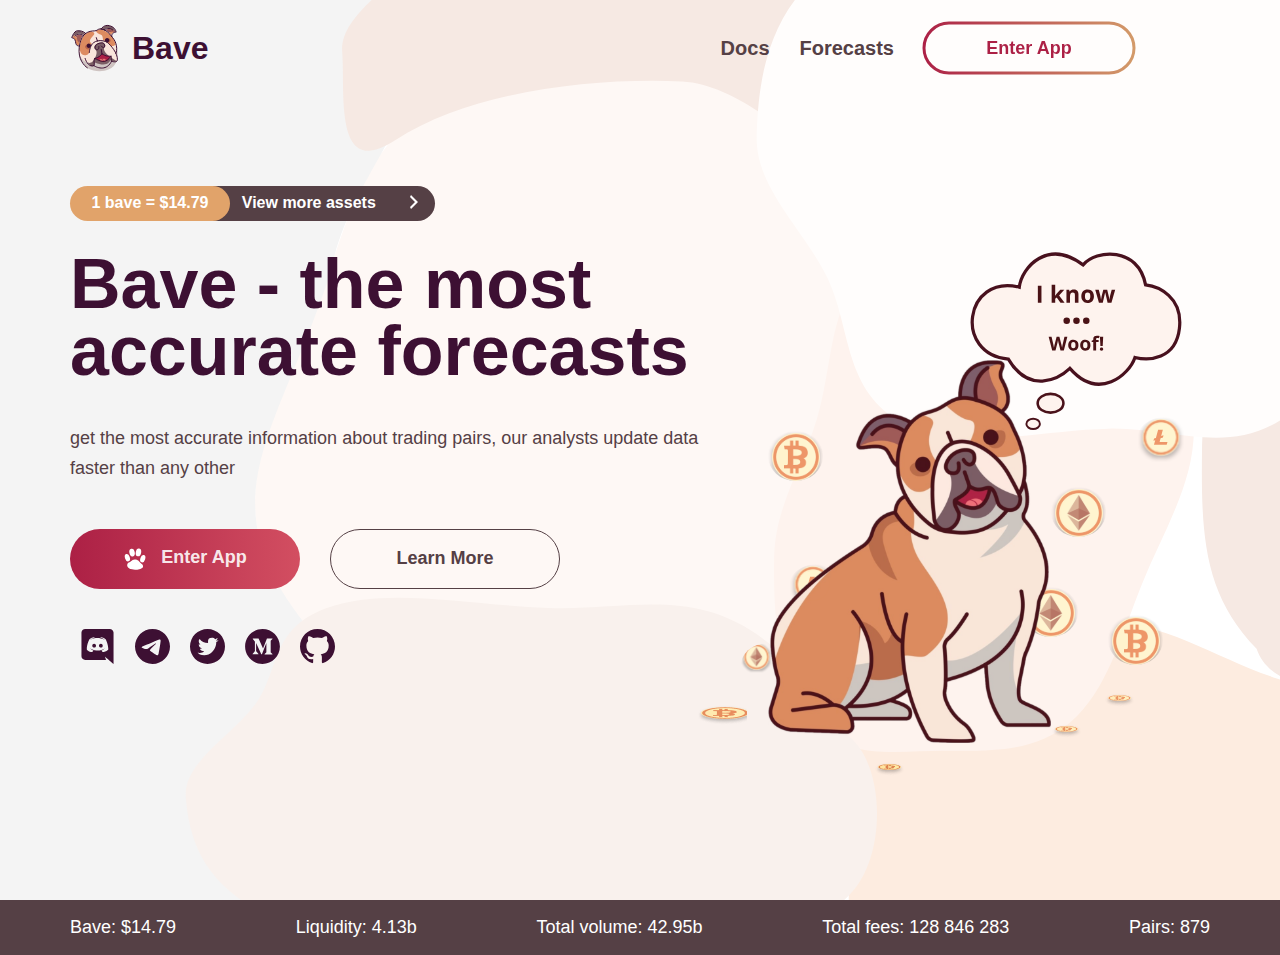
<file: doggie/index.html>
<!doctype html>
<html lang="en">
  <head>
    <meta charset="utf-8">
    <meta name="viewport" content="width=device-width, initial-scale=1, shrink-to-fit=no">

    <link href="bootstrap/css/bootstrap.css" rel="stylesheet" />
    <link rel="stylesheet" href="style.css">
    <title>Bave</title>
    <link rel="icon" href="img/Dog.svg" type="image/icon type">
  </head>
  <body>
    <main>
    <div class="container">
        <nav id="navbar1" class="navbar navbar-expand-md">
            <div class="navbar-brand d-flex" href="#">
                <img src="img/Dog.svg" alt="">
                <span>Bave</span>
            </div>
            <ul class="burger-ul navbar-toggler" data-toggle="collapse" data-target="#navbarSupportedContent1" aria-controls="navbarSupportedContent1" aria-expanded="false" aria-label="Toggle navigation">
                <li></li>
                <li></li>
                <li></li>
            </ul>
            <div class="collapse navbar-collapse" id="navbarSupportedContent1">
                <ul class="nav-items nav navbar-nav ml-auto d-flex align-items-center">
                    <li class="nav-item"><a>Docs</a></li>
                    <li class="nav-item"><a>Forecasts</a></li>
                    <li class="nav-item">
                        <a href="#" class="btn-top">
                            <svg width="220" height="60">
                              <defs>
                                  <linearGradient id="grad1">
                                      <stop offset="0%" stop-color="#AC2146"/>
                                      <stop offset="100%" stop-color="#D39A69" />
                                  </linearGradient>
                              </defs>
                               <rect x="5" y="5" rx="25" fill="none" stroke="url(#grad1)" width="210" height="50"></rect>
                            </svg>
                              <span>Enter App</span>
                        </a>
                    </li>
                </ul>
            </div>
        </nav>
    </div>
        <div class="main container">
            <!-- <div class="content"> -->
                <div class="row btn-bave-assets-row">
                    <div class="btn-bave-assets d-flex justify-content-center align-items-center btn-bave-assets-left"><span>1 bave = $14.79</span></div>
                    <a href="#" class="btn-bave-assets btn-bave-assets-right"><span>View more assets <img class="arrow" src="img/arrow.svg"></img></span></a>
                </div>
                <div class="row header-row">
                    <h1 class="main-header">
                        Bave - the most<br> accurate forecasts
                    </h1>
                </div>
                <div class="row underheader-text-row">
                    <p class="underheader-text">get the most accurate information about trading pairs, our analysts update data faster than any other</p>
                </div>
                <div class="row buttons-group">
                    <button class="btn-1"><img class="lapa-btn" src="img/lapa.svg" alt="lapa"><span>Enter App</span></button>
                    <button class="btn-group d-flex justify-content-center align-items-center btn-group-empty"><span>Learn More</span></button>
                </div>
                <div class="row social-ions">
                    <a href="">
                        <img src="img/discord.svg" alt="" class="social-icon">
                    </a>
                    <a href="">
                        <img src="img/telegram.svg" alt="" class="social-icon">
                    </a>
                    <a href="">
                        <img src="img/twitter.svg" alt="" class="social-icon">
                    </a>
                    <a href="">
                        <img src="img/m.svg" alt="" class="social-icon">
                    </a>
                    <a href="">
                        <img src="img/github.svg" alt="" class="social-icon">
                    </a>
                </div>
            <!-- </div> -->
        </div>
        <div class="container-dog">
            <div class="block__parent">
                <div class="block block-2 btc-coin coin-1"></div>
                <div class="block block-2 btc-coin coin-2"></div>
                <div class="block block-2 eth-coin coin-3"></div>
                <div class="block block-2 eth-coin coin-4"></div>
                <div class="block block-2 eth-coin coin-5"></div>
                <div class="block block-2 ltc-coin coin-6"></div>
                <div class="block block-2 ltc-coin coin-7"></div>
            </div>
            <img class="full-dog" src="img/full-dog.svg" alt="full-dog">
            <img class="cloud-dog" id="cloud-dog" src="img/cloud.svg" alt="cloud-dog">
            <div class="container-bottom-coins">
                <div class="b-coin-1 b-coin"></div>
                <div class="b-coin-2 b-coin"></div>
                <div class="b-coin-3 b-coin"></div>
                <div class="b-coin-4 b-coin"></div>
            </div>
        </div>
    </main>
    <div class="container-fluid row-footer-fluid">
        <div class="container footer-dog d-none">
            <div class="row d-flex justify-content-center">
                <img src="img/footer-dog.svg" alt="footer-dog">
            </div>
        </div>
        <div class="row row-footer">
            <div class="container">
                <div class="row footer-inner d-flex justify-content-between align-items-center">
                    <div><span>Bave: $14.79</span></div>
                    <div><span>Liquidity: 4.13b</span></div>
                    <div class="d-md-block d-none"><span>Total volume: 42.95b</span></div>
                    <div class="d-md-block d-none"><span>Total fees: 128 846 283</span></div>
                    <div class="d-md-block d-none"><span>Pairs: 879</span></div>
                </div>
            </div>
        </div>
    </div>
    <!-- <script src="bootstrap/js/bootstrap.js"></script> -->
    <script src="bootstrap/js/jquery.js"></script>
    <script src="bootstrap/js/bootstrap.min.js"></script>
    <script src="main.js"></script>
  </body>
</html>
</file>
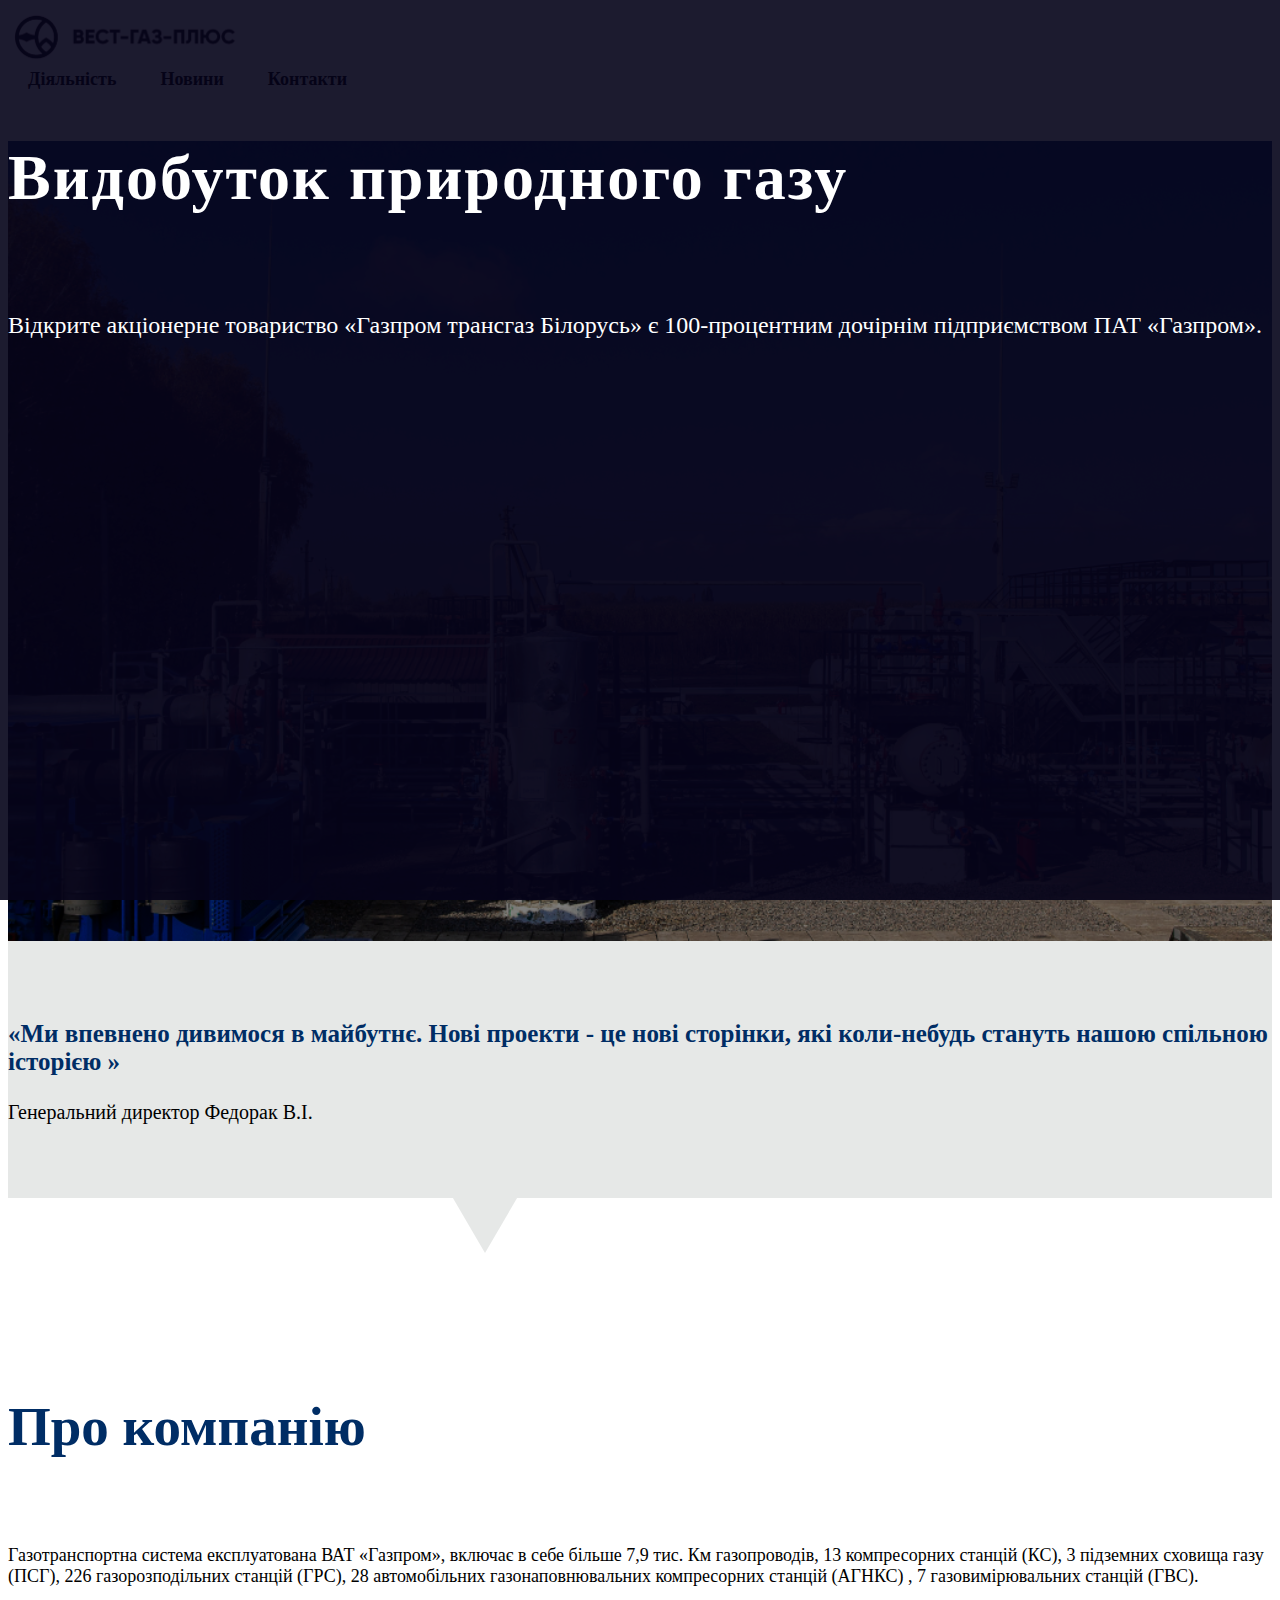
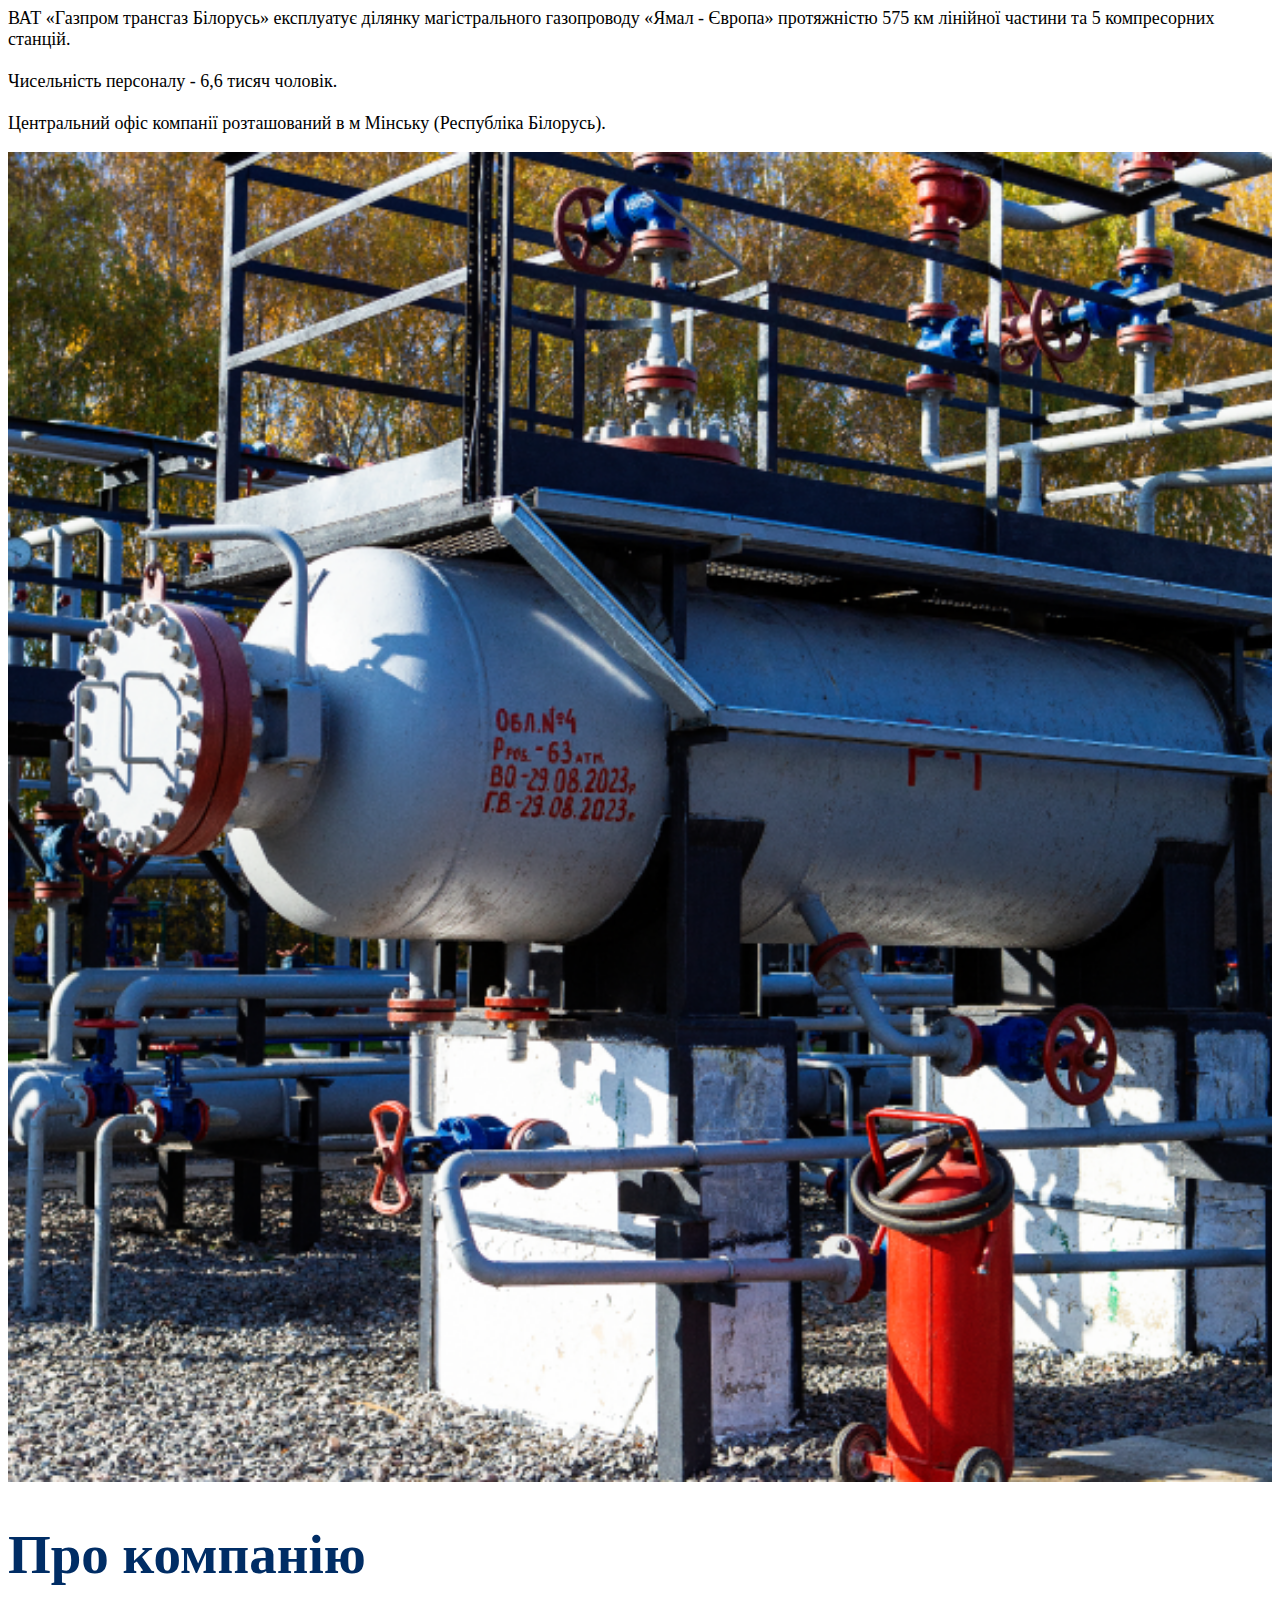
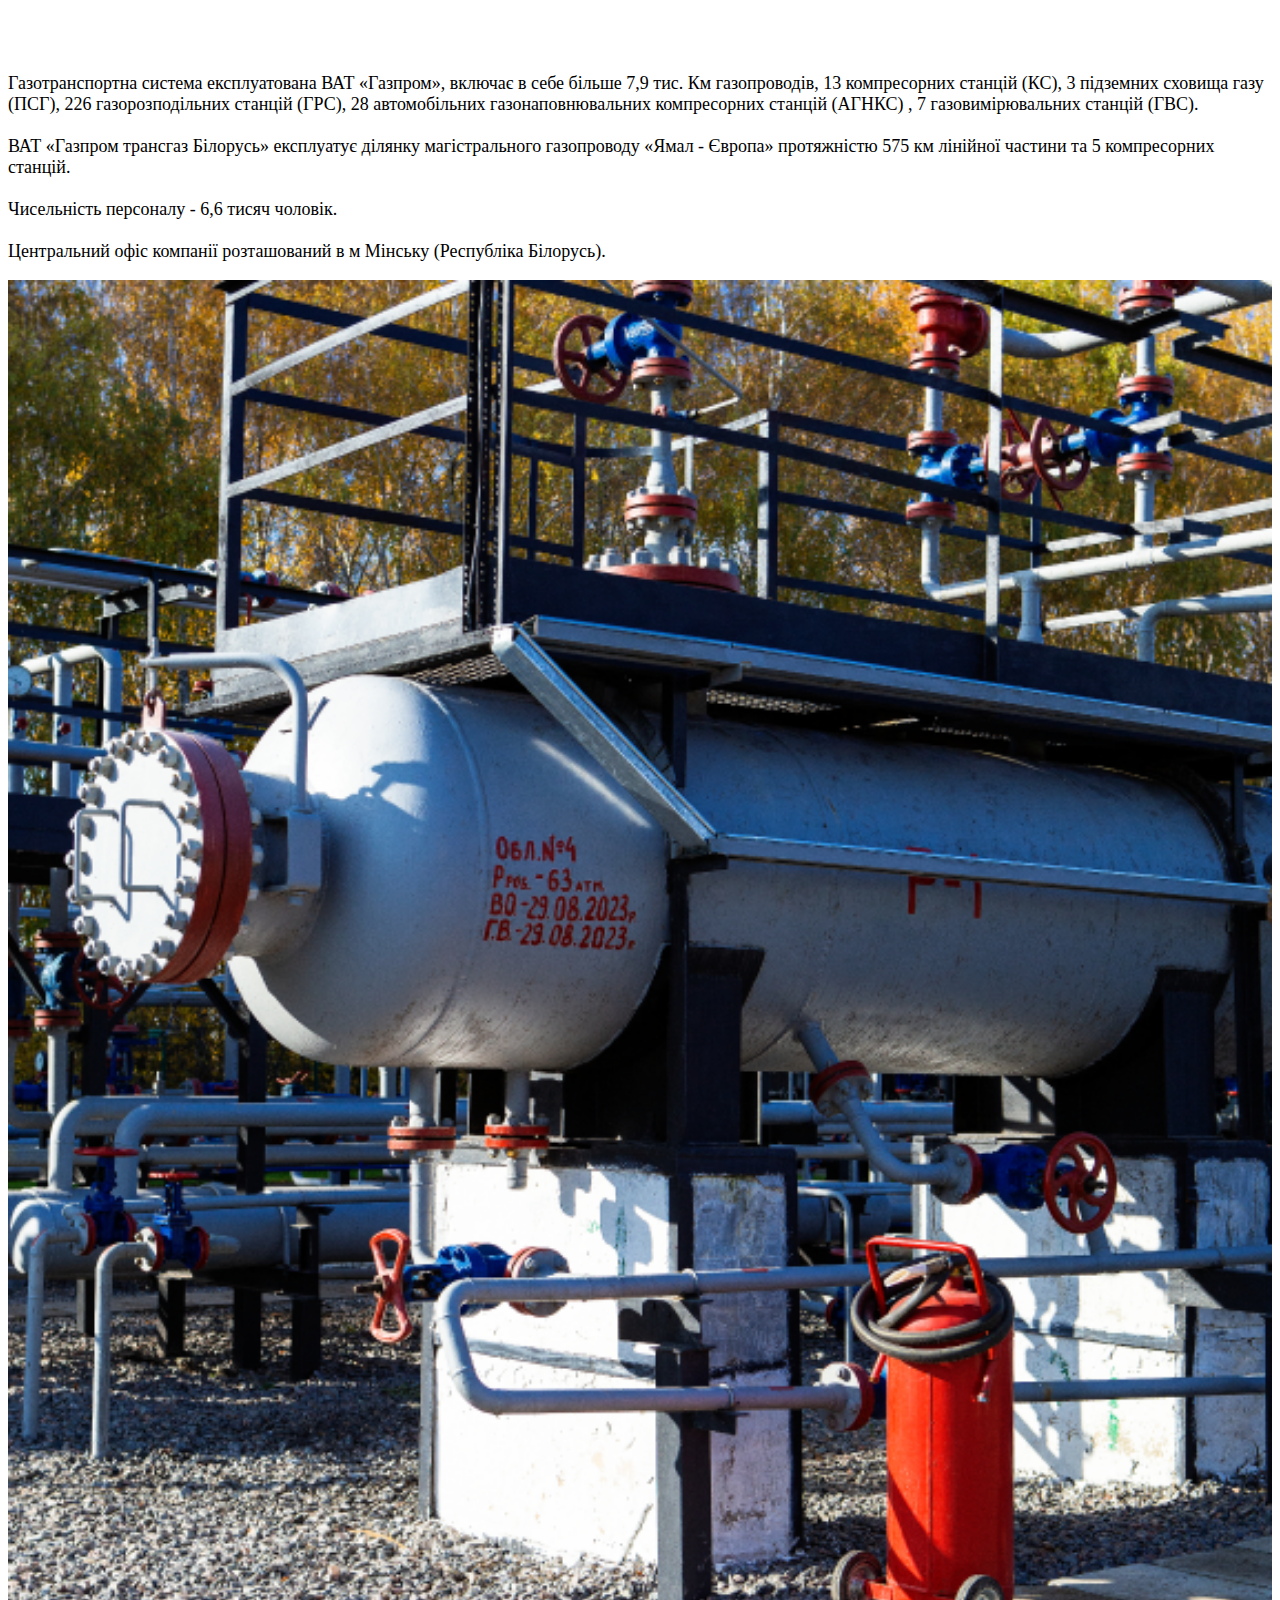
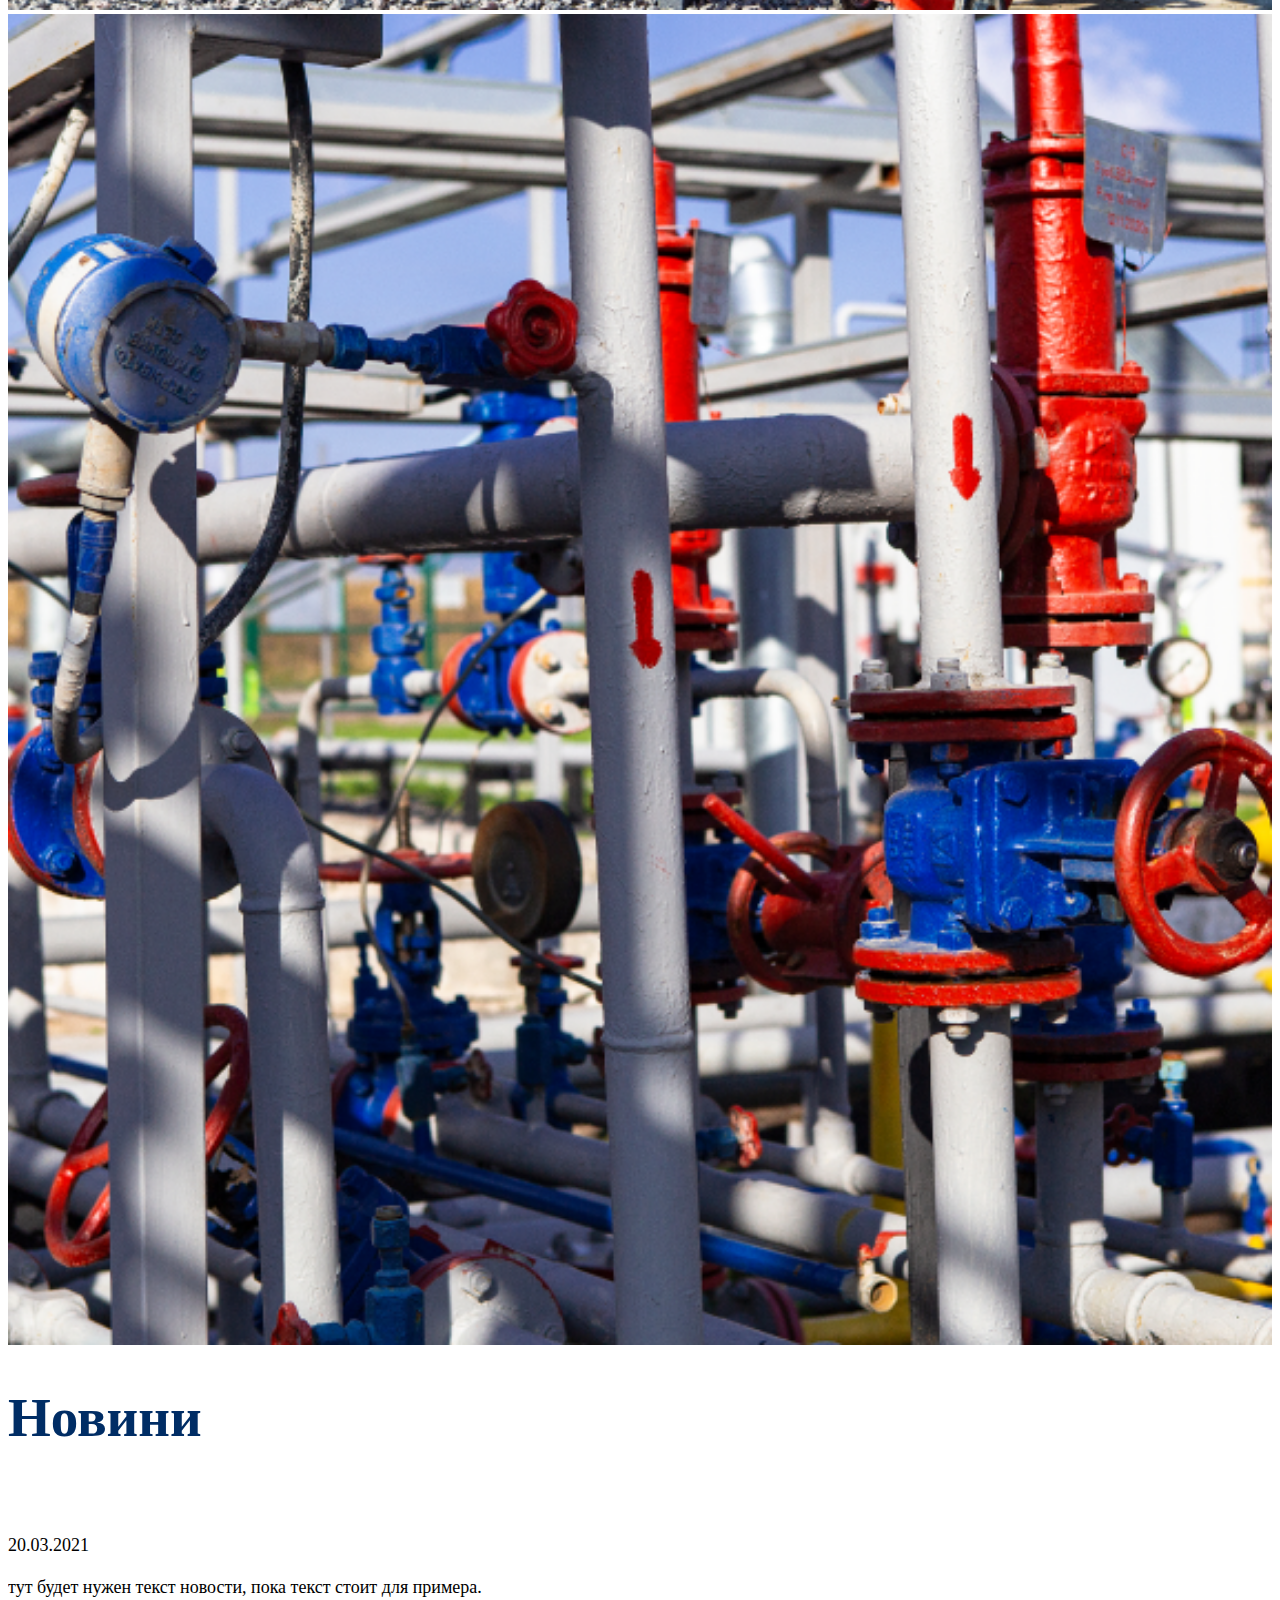
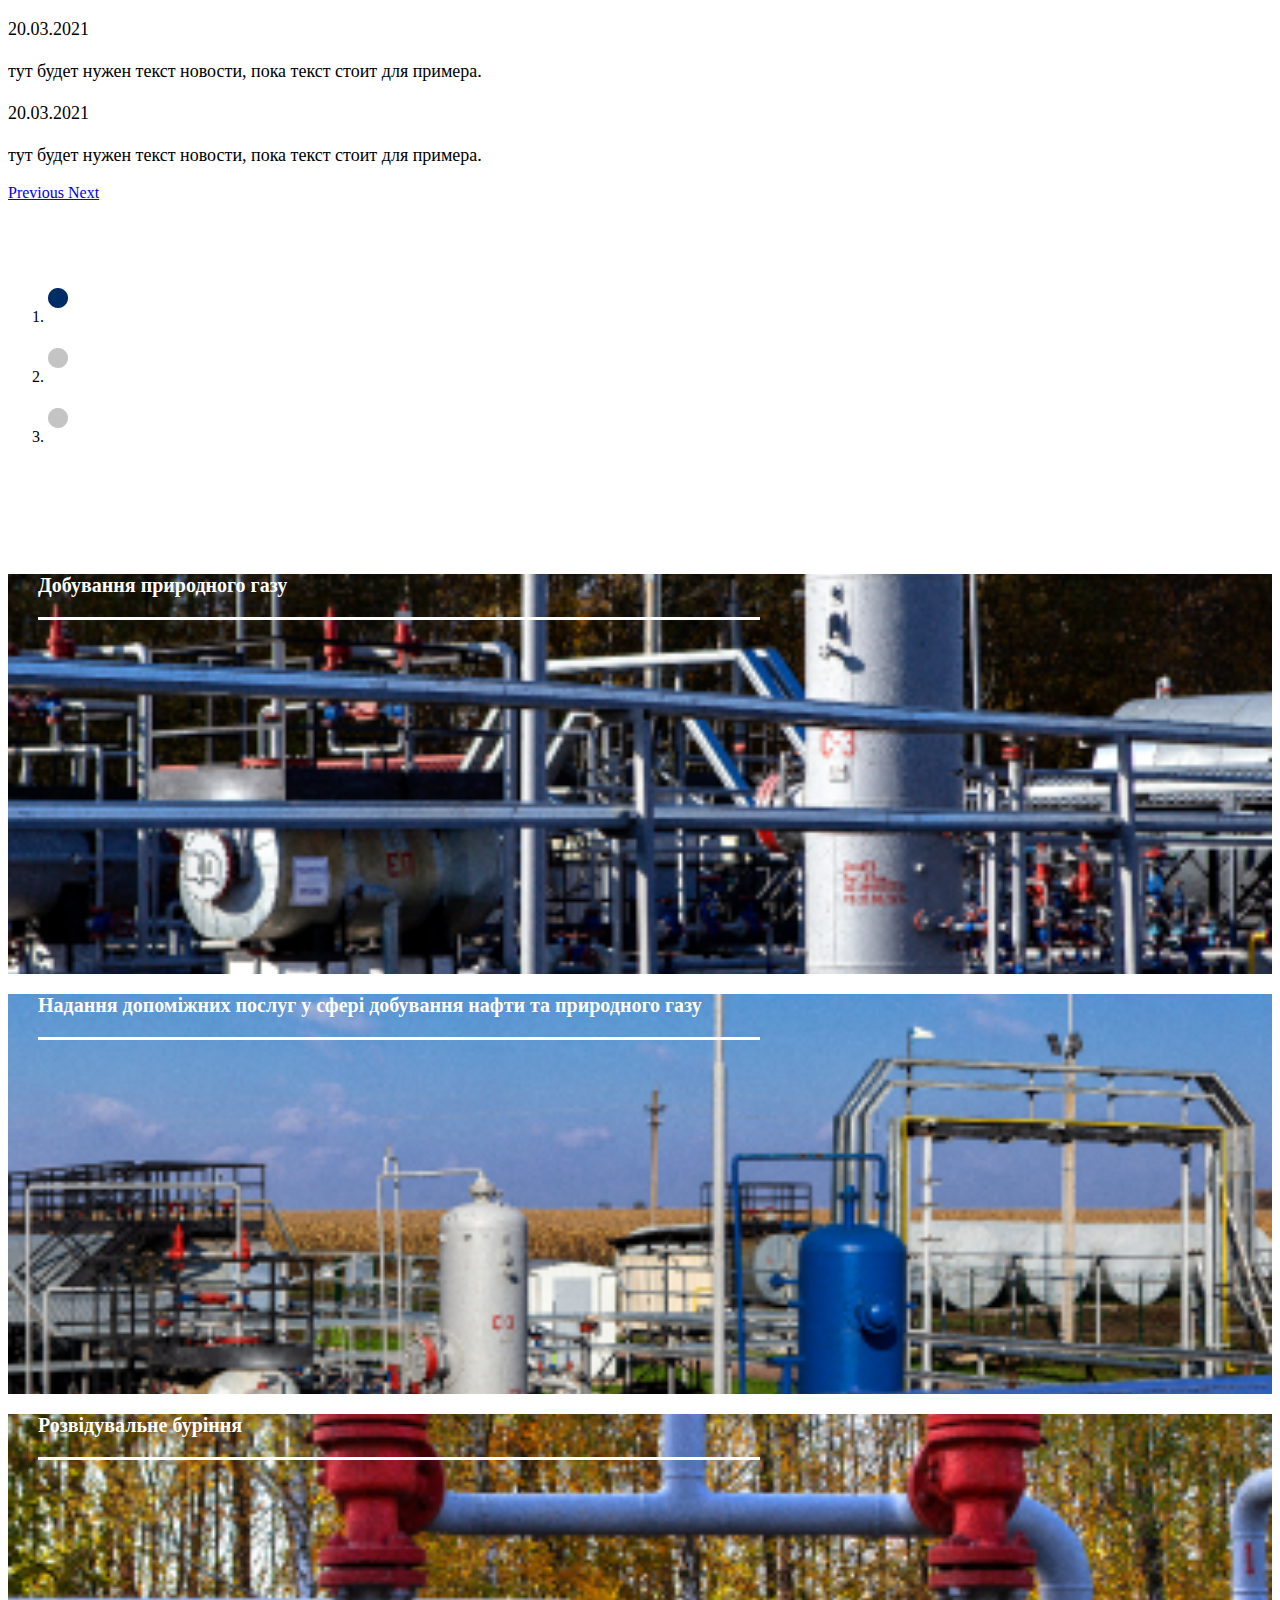
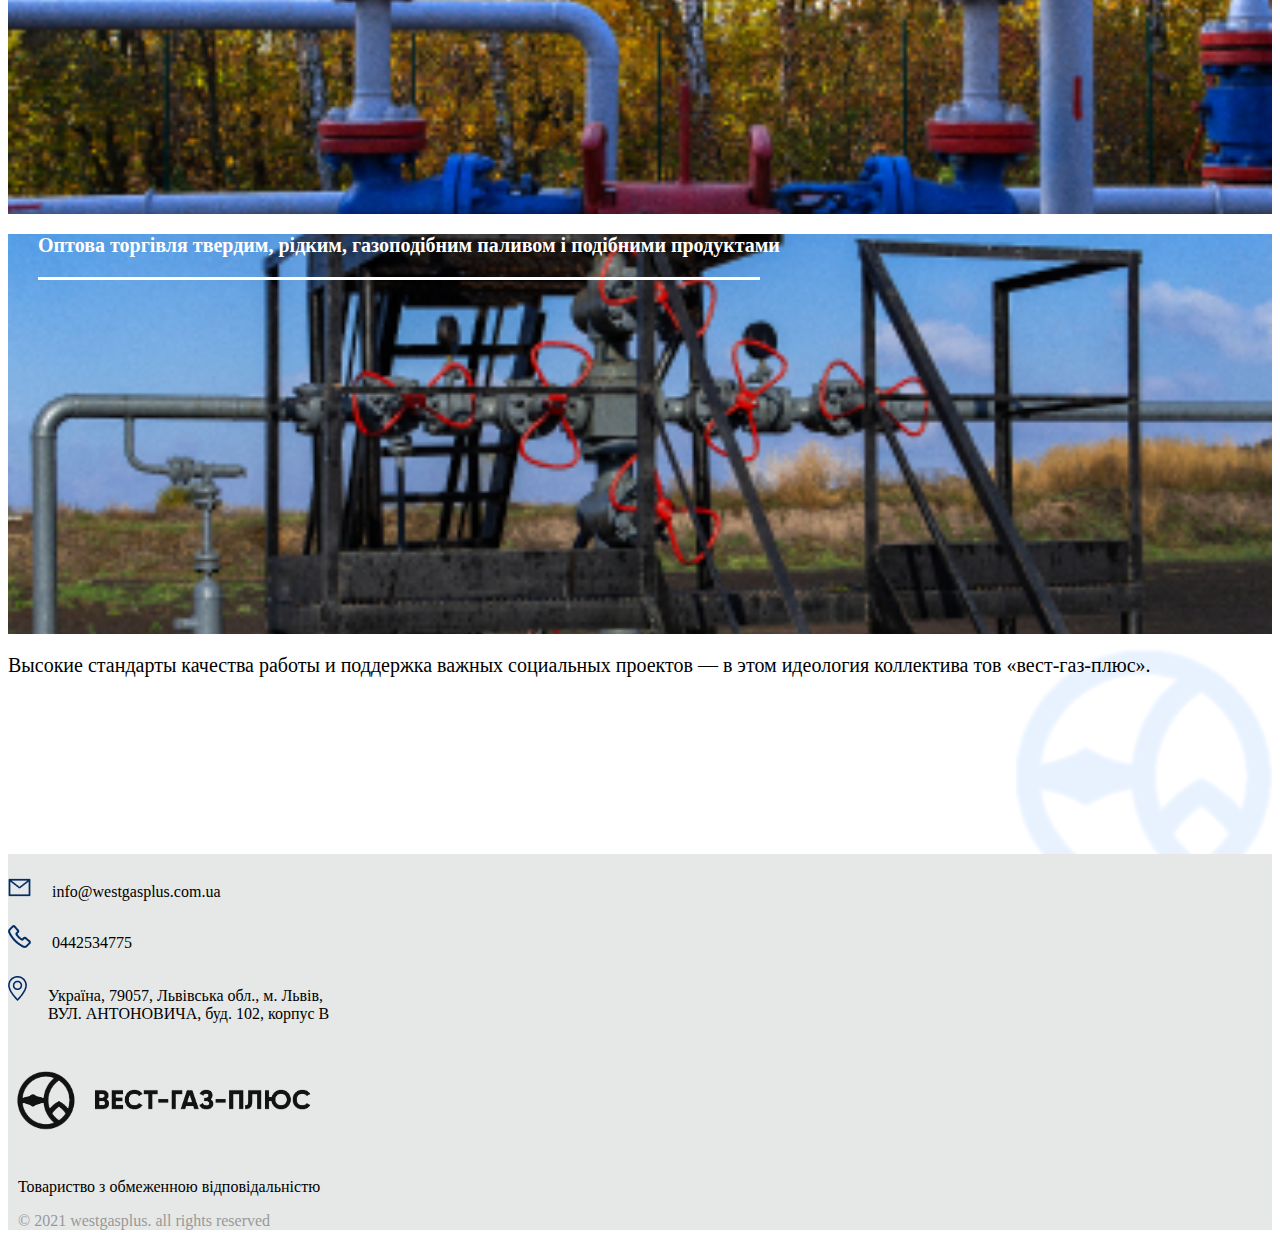
<file: gas/index.html>
<!DOCTYPE html>
<html lang="en">
<head>
    <meta charset="UTF-8">
    <meta http-equiv="X-UA-Compatible" content="IE=edge">
    <meta name="viewport" content="width=device-width, initial-scale=1.0">
    <title>ВЕСТ-ГЕЗ-ПЛЮС</title>
    <link rel="stylesheet" href="style.css">
    <link rel="stylesheet" href="https://stackpath.bootstrapcdn.com/bootstrap/4.1.3/css/bootstrap.min.css" integrity="sha384-MCw98/SFnGE8fJT3GXwEOngsV7Zt27NXFoaoApmYm81iuXoPkFOJwJ8ERdknLPMO" crossorigin="anonymous">
</head>
<body>
    <nav class="navbar navbar-light bg-light justify-content-around nav-menu">
        <a class="navbar-brand">
            <img src="img/logo.png" alt="">
        </a>
        <div class="form-inline menu-items">
            <a class="navbar-menu-item">Діяльність</a>
            <a class="navbar-menu-item">Новини</a>
            <a class="navbar-menu-item">Контакти</a>
        </div>
    </nav>

    <section class="main-section d-flex flex-column justify-content-center">
        <div class="container main-section-container">
            <div class="row">
                <div class="col-md-8">
                    <h1 class="text-white text-header">
                        Видобуток природного газу
                    </h1>
                </div>
            </div>
            <div class="row main-row-padding">
                <div class="col-md-8">
                    <p class="text-white text-p">
                        Відкрите акціонерне товариство «Газпром трансгаз Білорусь» є 100-процентним дочірнім підприємством ПАТ «Газпром».
                    </p>
                </div>
            </div>
        </div>
    </section>
    <section class="message-section">
        <div class="container">
            <div class="row">
                <div class="col-sm-12">
                    <p class="message-text">«Ми впевнено дивимося в майбутнє. Нові проекти - це нові сторінки, які коли-небудь стануть нашою спільною історією »</p>
                </div>
            </div>
            <div class="row">
                <div class="col-sm-12">
                    <p class="message-author float-right">Генеральний директор Федорак В.І.</p>
                </div>
            </div>
        </div>
    </section>

    <section class="slider">
        <div id="carouselExampleIndicators" class="carousel slide" data-ride="carousel">
            <div class="carousel-inner">
              <div class="carousel-item active normal-item">
                <div class="container">
                    <div class="row">
                        <div class="col-md-6 col-sm-12 slider-text-content">
                            <h1 class="slider-header">Про компанію</h1>
                            <p class="slider-text">
                                Газотранспортна система експлуатована ВАТ «Газпром», включає в себе більше 7,9 тис. Км газопроводів, 13 компресорних станцій (КС), 3 підземних сховища газу (ПСГ), 226 газорозподільних станцій (ГРС), 28 автомобільних газонаповнювальних компресорних станцій (АГНКС) , 7 газовимірювальних станцій (ГВС).
                                <br>
                                <br>ВАТ «Газпром трансгаз Білорусь» експлуатує ділянку магістрального газопроводу «Ямал - Європа» протяжністю 575 км лінійної частини та 5 компресорних станцій.
                                <br>
                                <br>Чисельність персоналу - 6,6 тисяч чоловік.
                                <br>
                                <br>Центральний офіс компанії розташований в м Мінську (Республіка Білорусь).
                            </p>
                        </div>
                        <div class="col-md-6 col-sm-12">
                            <img class="img img-slider" src="img/IMG_5427.png" alt="slide1">
                        </div>
                    </div>
                </div>
              </div>
              <div class="carousel-item normal-item">
                <div class="container">
                    <div class="row">
                        <div class="col-md-6 col-sm-12 slider-text-content">
                            <h1 class="slider-header">Про компанію</h1>
                            <p class="slider-text">
                                Газотранспортна система експлуатована ВАТ «Газпром», включає в себе більше 7,9 тис. Км газопроводів, 13 компресорних станцій (КС), 3 підземних сховища газу (ПСГ), 226 газорозподільних станцій (ГРС), 28 автомобільних газонаповнювальних компресорних станцій (АГНКС) , 7 газовимірювальних станцій (ГВС).
                                <br>
                                <br>ВАТ «Газпром трансгаз Білорусь» експлуатує ділянку магістрального газопроводу «Ямал - Європа» протяжністю 575 км лінійної частини та 5 компресорних станцій.
                                <br>
                                <br>Чисельність персоналу - 6,6 тисяч чоловік.
                                <br>
                                <br>Центральний офіс компанії розташований в м Мінську (Республіка Білорусь).
                            </p>
                        </div>
                        <div class="col-md-6 col-sm-12">
                            <img class="img img-slider" src="img/IMG_5427.png" alt="slide1">
                        </div>
                    </div>
                </div>
              </div>
              <div class="carousel-item reversed-item">
                <div class="container">
                    <div class="row">
                        <div class="col-md-6 col-sm-12">
                            <img class="img img-slider" src="img/IMG_5421.png" alt="slide1">
                        </div>
                        <div class="col-md-6 col-sm-12 slider-text-content">
                            <h1 class="slider-header">Новини</h1>
                            <p class="slider-text">
                                20.03.2021
                                <br>
                                <br>
                                тут будет нужен текст новости,  пока текст стоит для примера. 
                                <br>
                                <br>
                                20.03.2021
                                <br>
                                <br>
                                тут будет нужен текст новости,  пока текст стоит для примера. 
                                <br>
                                <br>
                                20.03.2021
                                <br>
                                <br>
                                тут будет нужен текст новости,  пока текст стоит для примера. 
                            </p>
                        </div>
                    </div>
                </div>
              </div>
            </div>
            <a class="carousel-control-prev" href="#carouselExampleIndicators" role="button" data-slide="prev">
              <span class="carousel-control-prev-icon" aria-hidden="true"></span>
              <span class="sr-only">Previous</span>
            </a>
            <a class="carousel-control-next" href="#carouselExampleIndicators" role="button" data-slide="next">
              <span class="carousel-control-next-icon" aria-hidden="true"></span>
              <span class="sr-only">Next</span>
            </a>
            <ol class="carousel-indicators">
                <li data-target="#carouselExampleIndicators" data-slide-to="0" class="active"></li>
                <li data-target="#carouselExampleIndicators" data-slide-to="1"></li>
                <li data-target="#carouselExampleIndicators" data-slide-to="2"></li>
              </ol>
        </div>
    </section>
    
    <section class="steps-section">
        <div class="container-fluid steps-container">
            <div class="row">
                <div class="col-md-3 col-sm-6 col-xs-12 step-block d-flex flex-column justify-content-end" style="background-image: url('img/IMG_5374.png');">
                    <div class="content">
                        <p>Добування природного газу</p>
                        <div class="underline"></div>
                    </div>
                </div>
                <div class="col-md-3 col-sm-6 col-xs-12 step-block d-flex flex-column justify-content-end" style="background-image: url('img/IMG_5399.png');">
                    <div class="content">
                        <p>Надання допоміжних послуг у сфері добування нафти 
                            та природного газу
                        </p>
                        <div class="underline"></div>
                    </div>
                </div>
                <div class="col-md-3 col-sm-6 col-xs-12 step-block d-flex flex-column justify-content-end" style="background-image: url('img/IMG_5418.png');">
                    <div class="content">
                        <p>Розвідувальне буріння</p>
                        <div class="underline"></div>
                    </div>
                </div>
                <div class="col-md-3 col-sm-6 col-xs-12 step-block d-flex flex-column justify-content-end" style="background-image: url('img/IMG_5434.png');">
                    <div class="content">
                        <p>Оптова торгівля твердим, рідким, газоподібним паливом і подібними продуктами</p>
                        <div class="underline"></div>
                    </div>
                </div>
            </div>
        </div>
    </section>

    <section class="after-steps-section d-flex align-items-center">
        <div class="container">
            <div class="row">
                <div class="col-md-10 col-sm-12">
                    <div class="inner-logo">
                        <p class="text-prefooter">
                            Высокие стандарты качества работы и поддержка важных социальных проектов — в этом идеология коллектива тов «вест-газ-плюс».
                        </p>
                    </div>
                </div>
            </div>
        </div>
    </section>
    <section class="footer d-flex flex-column justify-content-center">
        <div class="container">
            <div class="row">
                <div class="col-md-8 col-sm-12 footer-content-block">
                    <div class="footer-line">
                        <img src="img/msg.png" alt="">
                        <span>info@westgasplus.com.ua</span>
                    </div>
                    <div class="footer-line">
                        <img src="img/phone.png" alt="">
                        <span>0442534775</span>
                    </div>
                    <div class="footer-line">
                        <img src="img/mark.png" alt="">
                        <span>Україна, 79057, Львівська обл., м. Львів, <div class="text-ident">ВУЛ. АНТОНОВИЧА, буд. 102, корпус В</div></span>
                    </div>
                </div>
                <div class="col-md-4 col-sm-12 footer-logo-block">
                    <div>
                        <img src="img/logo.png" class="footer-logo" alt="">
                    </div>
                    <div>
                        <p>Товариство з обмеженною відповідальністю</p>
                        <p class="copypast">&copy; 2021 westgasplus. all rights reserved</p>
                    </div>
                </div>
            </div>
        </div>
    </section>

    <script src="https://code.jquery.com/jquery-3.3.1.slim.min.js" integrity="sha384-q8i/X+965DzO0rT7abK41JStQIAqVgRVzpbzo5smXKp4YfRvH+8abtTE1Pi6jizo" crossorigin="anonymous"></script>
    <script src="https://cdnjs.cloudflare.com/ajax/libs/popper.js/1.14.3/umd/popper.min.js" integrity="sha384-ZMP7rVo3mIykV+2+9J3UJ46jBk0WLaUAdn689aCwoqbBJiSnjAK/l8WvCWPIPm49" crossorigin="anonymous"></script>
    <script src="https://stackpath.bootstrapcdn.com/bootstrap/4.1.3/js/bootstrap.min.js" integrity="sha384-ChfqqxuZUCnJSK3+MXmPNIyE6ZbWh2IMqE241rYiqJxyMiZ6OW/JmZQ5stwEULTy" crossorigin="anonymous"></script>
</body>
</html>
</file>
<file: doggie/style.css>
main {
    min-height: 100vh;
}
body {
    background-image: url('img/Background.svg');
    background-repeat: no-repeat;
    background-size: cover;
    /* min-height: 100vh; */
}
.navbar-toggler {
    margin-right: -75px!important;
    position: relative!important;
}
.navbar {
    position: relative;
    left: -30px;
}
.fa-bars {
    height: 5px;
    background-color: black;
    width: 10px;
}
.burger-ul {
    cursor: pointer;
    padding-top: 20px;
}
.burger-ul li{
    list-style: none;
    width: 30px;   
    height: 4px;
    transition: .5s;
    background: rgba(61, 16, 51, 1);
    transform: translateY(-50%) rotate(0);
    opacity: 1;
    margin-top: 4px;
    border-radius: 20px;
}
.nav-items {
    list-style: none;
    display: flex;
}
.navbar-brand span {
    color: #3D1033;
    font-size: 32px;
    font-weight: 700;
    padding-left: 14px;
}
.nav-items {
    font-size: 20px;
    font-weight: 600;
}
.nav-item {
    padding: 15px;
    color: #554045;
    cursor: pointer;
}
.nav-item:hover {
    text-decoration: none;
}
.btn-bave-assets {
    height: 35px;
    border-radius: 50px;
    font-size: 16px;
    font-weight: 700;
    color: white;
}
.btn-bave-assets-left {
    background: rgba(225, 163, 106, 1);
    width: 160px;
    z-index: 2;
}
.btn-bave-assets-right {
    background:rgba(85, 64, 69, 1);
    width: 240px;
    font-weight: 600;
    left: -35px;
    position: relative;
    cursor: pointer;
    display: flex;
    justify-content: center;
    align-items: center;
}
.btn-bave-assets-right:hover {
    color: white;
    text-decoration: none;
}
.arrow {
    position: relative;
    left: 30px;
    top: -2px;
}
.main-header {
    font-weight: 800;
    font-size: 70px;
    color: #3D1033;
    line-height: 67px;
}
.underheader-text {
    font-size: 18px;
    color: rgba(85, 64, 69, 1);
    font-family: -apple-system, BlinkMacSystemFont, 'Segoe UI', Roboto, Oxygen, Ubuntu, Cantarell, 'Open Sans', 'Helvetica Neue', sans-serif;
    line-height: 30px;
}
.underheader-text-row {
    width: 60%;
}
.btn-group {
    width: 230px;
    height: 60px;
    border-radius: 100px;
    background: none;
    border: none;
    font-size: 18px;
    font-weight: 600;
    cursor: pointer;
}
@keyframes animate-btn {
    50% {
        opacity: 1;
    }
    100% {
        opacity: 0;
    }
}
.btn-group-fill {
    background: linear-gradient(90deg, rgba(249, 125, 125, 1), rgba(172, 32, 69, 1));
    color: white;
}
.btn-group-fill img, .btn-group-fill span {
    position: relative;
    padding: 0 7px 0 7px;
}
.btn-group-empty {
    margin-left: 30px;
    border: 1px solid rgba(85, 64, 69, 1);
    color: rgba(85, 64, 69, 1);
    transition: 0.3s;
}
.btn-group-empty:hover
{
    color: white;
    background-color: rgba(85, 64, 69, 1);
}

.social-ions a {
    margin: 10px;
}
.social-icon {
    width: 35px;
}
.row-footer {
    background: rgba(85, 64, 69, 1);
}
.footer-inner {
    height: 55px;
    color: white;
    font-size: 18px;
}
.main {
    margin-top: 10%;
}
@media(min-height: 700px) {
    .main {
        margin-top: 7%;
    }  
}
@media(min-height: 1200px) {
    .main {
        margin-top: 35%;
    }  
}
@media(min-height: 1200px) {
    .main {
        margin-top: 15%;
    }  
}
@media(min-height: 1500px) {
    .main {
        margin-top: 20%;
    }  
}
/* @media(min-height: 2200px) {
    .main {
        margin-top: 30%;
    }  
} */
.header-row {
    margin-top: 30px;
}
.underheader-text-row, .buttons-group, .social-ions {
    margin-top: 30px;
}
/* .row-footer-fluid {
    position: absolute;
    bottom: 0;
    z-index: 10;
} */
/* @media(max-height: 739px) {
    .row-footer-fluid {
        position: relative;
        bottom: 0;
        z-index: 10;
    }   
} */

@media(max-width: 768px) {
    .footer-none {
        display: none;
    }
    .main-header {
        font-size: 48px;
        line-height: 40px;
    }
    .button-layer-second {
        position: relative;   
        left: -230px; 
    }
    .btn-group {
        width: 230px;
    }
    .underheader-text-row {
        width: 100%;
    }
    main {
        background-image: url('img/Background.svg');
        background-repeat: no-repeat;
        background-position-x: 30%;
    }
    .btn-bave-assets-row {
        margin-top: 90px;
        margin-bottom: 60px;
    }
}
@media(max-width: 577px) {
    .underheader-text-row, .buttons-group, .social-ions {
        margin-top: 25px;
    }
    .btn-1 {
        width: 100%!important;
    }
    .social-ions {
        justify-content: center;
    }
    .main-header {
        font-size: 36px;
        line-height: 35px;
    }
    .container {
        padding-left: 40px;
        padding-right: 40px;
    }
    .btn-group {
        width: 100%;
    }
    .btn-group-empty {
        margin-left: 0;
        top: 20px;
        left: 0px;
    }
    .btn-bave-assets-row {
        margin-top: 20px!important;
    }
    .btn-bave-assets {
        padding: 0;
    }
    .btn-bave-assets-left {
        width: 40%;
        position: relative;
        top: 35px;
        font-size: 14px;
    }
    .btn-bave-assets-right {
        width: 100%;
        font-size: 14px;
        display: flex;
        justify-content: flex-end;
        padding-right: 15%;
        position: static;
    }
    .btn-bave-assets-right span{
        padding-left: 20px;
        left: -20px;
    }
    .btn-bave-assets-right img{
        left: 30px;
    }
}
@media(max-width: 426px) {
    .main-header {
        font-size: 36px;
        line-height: 35px;
    }
}
@media(max-width: 400px) {
    .btn-bave-assets-left {
        font-size: 12px;
    }
}
@media(max-width: 336px) {
    .btn-bave-assets-right {
        font-size: 12px;
    }
}
.container-dog {
    position: absolute;
    top: 40%!important;
    left: 55%;
    max-height: 50%;
    z-index: 10;
}
.block__parent {
    position: absolute;
    width: 100%;
    z-index: -1;
}
.container-bottom-coins {
    z-index: -2;
}
  
.block {
    border-radius: 50%;
    position: absolute;
    z-index: 1;
    background-repeat: no-repeat;
    width: 55px;
    height: 50px;
}
.btc-coin {
    background: url('img/btc.svg');
}
.eth-coin {
    background: url('img/eth.svg');
}
.ltc-coin {
    background: url('img/ltc.svg');
}
.coin-1 {
    margin-top: 25%;
}
.coin-2 {
    margin-top: 90%;
    margin-left: 120%;
}
.coin-3 {
    margin-top: 45%;
    margin-left: 100%;
}
.coin-4 {
    margin-top: 80%;
    margin-left: 90%;
}
.coin-5 {
    margin-top: 100%;
    margin-left: -10%;
    background-size: 60% 60%;
    background-repeat: no-repeat;
}
.coin-6 {
    margin-top: 20%;
    margin-left: 130%;
    background-size: 90% 90%;
    background-repeat: no-repeat;
}
.coin-7 {
    margin-top: 72%;
    margin-left: 7%;
    background-size: 90% 90%;
    background-repeat: no-repeat;
}
.full-dog {
    z-index: 999;
}
.b-coin {
    position: absolute;
    z-index: 1;
    width: 50px;
    height: 20px;
}
.b-coin-1 {
   background: url('img/b1.png'); 
   background-repeat: no-repeat;
   left: -20%;
   top: 90%;
}
.b-coin-2 {
    background: url('img/b2.png'); 
    background-repeat: no-repeat;
    left: 30%;
    top: 105%;
}
.b-coin-3 {
    background: url('img/b3.png'); 
    background-repeat: no-repeat;
    left: 110%;
    top: 95%;
}
.b-coin-4 {
    background: url('img/b4.png'); 
    background-repeat: no-repeat;
    left: 120%;
    top: 87%;
}
@keyframes cloud {
    0% {
        top: -40%;
    }
    50% {
        top: -47%;
    }
    100% {
        top: -40%;
    }
}
.cloud-dog {
    opacity: 0;
    height: 0%;
    /* top: 30%; */
    transition: height 3s ease-in, opacity 3s ease-in, top 3s ease-in;
    position: absolute;
    left: 70%;
    width: 80%;
}
@media(max-width: 1920px) {
    .block__parent {
        width: 90%;
    }
    .full-dog {
        width: 90%;
    }
}
@media(max-width: 1700px) {
    .block__parent {
        width: 85%;
    }
    .full-dog {
        width: 85%;
    }
}
@media(max-width: 1500px) {
    .block__parent {
        width: 80%;
    }
    .full-dog {
        width: 80%;
    }
    .cloud-dog {
        position: absolute;
        left: 57%;
        top: -45%;
        width: 60%;
    }
    .container-dog {
        position: absolute;
        top: 45%;
        left: 60%;
    }
    .b-coin-3 {
        left: 80%!important;
        top: 95%;
    }
    .b-coin-4 {
        left: 95%!important;
        top: 87%;
    }
}
@media(max-width: 1200px) {
    .btn-bave-assets-row {
        margin-top: 70px;
    }
    .coin-1, .coin-2, .coin-3, .coin-4 {
        background-size: 75% 75%;
        background-repeat: no-repeat;
    }
    .coin-6, .coin-7 {
        background-size: 60% 60%;
    }
    .block__parent {
        width: 70%;
    }
    .full-dog {
        width: 70%;
    }
    .container-dog {
        position: absolute;
        top: 50%!important;
    }
    .cloud-dog {
        position: absolute;
        left: 47%;
        top: -45%;
        width: 60%;
    }
}
.btn-top {
    position: relative;
    display: inline-block;
    width: 210px;
    height: 50px;
    line-height: 60px;
    text-align: center;
    background-color: transparent;
    cursor: pointer;
    text-decoration:none;
    font-weight:700;
    font-size:18px;
    top: -10px;
}
.btn-top svg {
    position: absolute;
    top: 5px;
    left: -5px;
}

.btn-top svg rect {
    stroke-width: 3;
    stroke-dasharray: 353, 0;
    stroke-dashoffset: 0;
    -webkit-transition: all 600ms ease;
    transition: all 600ms ease;
}

.btn-top span{
    background: #AC2045;;
    -webkit-background-clip: text;
    -webkit-text-fill-color: transparent;
    position: relative;
    top: 5px;
}
.btn-top:hover {
    text-decoration: none;
}

.btn-top:hover svg rect {
    stroke-width: 3;
    stroke-dasharray: 140, 543;
    stroke-dashoffset: 437;
}
.btn-1 {
    width: 230px;
    height:60px;
    font-size: 18px;
    font-weight: 600;
    text-align: center;
    color: rgba(255,255,255,0.9);
    border-radius: 50px;
    background: linear-gradient(-90deg, #F97D7D, #AC2045, #F97D7D, #AC2045);
    background-size: 600%;
    animation: anime 10s linear infinite;
    border: none;
    cursor: pointer;
    position: relative;
    transition: 0.3s;
}
.btn-1:hover
{
    animation: none;
    background-color: #AC2045;
}
.btn-1:focus {
    outline: none;
}
.btn-1 img, .btn-1 span {
    padding: 7px;
}
.btn-1:active {
    outline: none;
    border: none;
}
     
 @keyframes anime {
    0% {
        background-position: 0% 50%
    }
    50% {
        background-position: 100% 50%
    }
    100% {
        background-position: 0% 50%
    }
}
/* @media(max-width: 990px) {
    .row-footer-fluid {
        position: relative;
        bottom: 0;
    }
} */
@media(max-width: 492px) {
    /* .row-footer-fluid {
        position: relative;
        bottom: 0;
    } */
    .social-ions a {
        margin: 8px;
    }
}
@media(max-width: 992px) {
    .footer-inner span {
        font-size: 16px;
    }
    .footer-dog {
        display: block!important;
        /* position: ; */
        bottom: -5px;
        position: relative
    }
    .container-dog {
        display: none;
    }
    .btn-bave-assets-row {
        margin-top: 50px;
    }
}
</file>
<file: gas/style.css>
.nav-menu {
    height: 90px;
}
.navbar-brand img {
    width: 15rem;
}
.navbar-menu-item {
    color: black!important;
    font-weight: bold;
    font-size: 18px;
    margin: 0 20px 0 20px;
    cursor: pointer;
    transition: 0.3s;
    border-bottom: 1px solid white;
}
.navbar-menu-item:hover {
    color: #002D65!important;
    border-bottom: 1px solid #002D65;
}
.main-section {
    background-image: url('img/first-section.png');
    height: 800px;
    background-repeat: no-repeat;
    background-size: cover;
    background-position: center;
    position: relative;
}
.main-section:after {
    content: '';
    position: absolute;
    top: 0;
    left: 0;
    right: 0;
    bottom: 0;
    background: rgba(0,0,0,.5);
    z-index: 2;
}
.main-section-container {
    position: relative;
    z-index: 3;
    color: #fff;
}
.main-row-padding {
    padding-top: 30px;
}

.message-section {
    padding: 54px 0 54px 0;
    background-color: #E6E8E7;
    position: relative;
}
.message-section::after {
    content: ''; 
    position: absolute;
    left: 35%; bottom: -90px;
    border: 35px solid transparent;
    border-top: 60px solid #E6E8E7;
}
.message-text {
    color: #002D65;
    font-weight: bold;
    font-size: 25px;
}
.message-author {
    font-size: 20px;
}
.text-header {
    font-size: 64px;
    font-weight: 800;
    letter-spacing: 2px;
}
.text-p {
    font-weight: 300;
    font-size: 24px;
}
.step-block {
    height: 300px;
    background-repeat: no-repeat;
    background-size: cover;
    background-position: center;
    padding-bottom: 100px;
}
.step-block:after {
    content: '';
    position: absolute;
    top: 0;
    left: 0;
    right: 0;
    bottom: 0;
    background: rgba(6, 4, 26, 0.452);
    z-index: 2;
}
.content {
    position: relative;
    z-index: 3;
    color: #fff;
    padding: 0 30px 0 30px;
}
.underline {
    height: 3px;
    width: 60%;
    background-color: white;
}
.content p {
    font-weight: 600;
    font-size: 20px;
    color: white;
}
.text-prefooter {
    font-size: 20px;
}
.after-steps-section {
    background-image: url('img/favicon-opacity.png');
    background-repeat: no-repeat;
    background-position-x: right;
    background-position-y: -40%;
    height: 220px;
    overflow: hidden;
}

.image-overflow {
    opacity: 0.1;
}
.overflow-footer {
    left: 87%;
    padding-top: 100px;
}
.footer {
    background-color: #E6E8E7;
    min-height: 250px;
}
.footer ul {
    list-style: none;
}
.footer-content-block span {
    padding: 17px;
}
.text-ident {
    text-indent: 40px;
}
.footer-line {
    padding-top: 24px;
}
.footer-logo {
    max-width: 20rem;
}
.footer-logo-block div {
    padding: 20px 0 0 0;
}
.copypast {
    font-family: 16px;
    color: #999;
}
.footer-logo-block p {
    padding-left: 10px;
}
.slider {
    padding: 160px 0 0 0;
    background-image: url('img/favicon-opacity.png');
    background-repeat: no-repeat;
    background-size: 500px;
    background-position-x: -10%;
    background-position-y: 120%;
    overflow: hidden;
    padding-bottom: 70px;
}

.carousel-control-prev-icon {
    background-image: url('img/arrow-left.png')!important;
    width: 20px!important;
    height: 40px!important;
}
.carousel-control-prev:hover .carousel-control-prev-icon {
    background-image: url('img/arrow-next-hower.png')!important;
    transform: scaleX(-1)!important;
}
.carousel-control-next-icon {
    background-image: url('img/arrow-left.png')!important;
    width: 20px!important;
    height: 40px!important;
    transform: scaleX(-1)!important;
}
.carousel-control-next:hover .carousel-control-next-icon {
    background-image: url('img/arrow-next-hower.png')!important;
    transform: scaleX(1)!important;
}
.slider-header {
    font-weight: 800;
    font-size: 55px;
    color: #002D65;
}
.slider-text {
    padding-top: 50px;
    font-size: 18px;
}
.img-slider {
    width: 100%;
    height: auto;
}
.carousel-indicators li {
    background-image: url('img/dot.png')!important;
    background-repeat: no-repeat;
    background-color: rgb(255 255 255 / 0%)!important;
    width: 20px;
    height: 20px;
    padding: 20px;
    cursor: pointer;
}
.carousel-indicators {
    padding-top: 70px!important;
    position: relative!important;
}
.carousel-indicators .active {
    background-image: url('img/dot-hover.png')!important;
    background-repeat: no-repeat;
    width: 20px;
    height: 20px;
    padding: 20px;
    cursor: pointer;
}
@media(max-width: 1277px) {
    .step-block {
        padding-bottom: 40px;
    } 
    .content p {
        font-size: 18px!important;
    }
}
@media(max-width: 1200px) {
    .footer-logo {
        max-width: 12rem;
    } 
}
@media(max-width: 990px) {
    .slider-header {
        font-size: 30px;
    }
    .slider-text {
        font-size: 16px;
    }
}
@media(max-width: 770px) {
    .normal-item .row {
        flex-direction: column-reverse;
    }
    .reversed-item {
        flex-direction: column!important;
    }    
    .slider-text-content {
        padding: 40px;
    }
}
@media(max-width: 650px) {
    .main-section {
        height: 500px;
    }
    .slider {
        padding: 100px 0 0 0;
    }
    .menu-items {
        display: none!important;
    }
    .text-header {
        font-size: 36px;
    }
    .text-p {
        font-size: 16px;
    }
    .message-text {
        font-size: 16px;
    }
    .step-block {
        padding-bottom: 70px;
    } 
}
</file>
